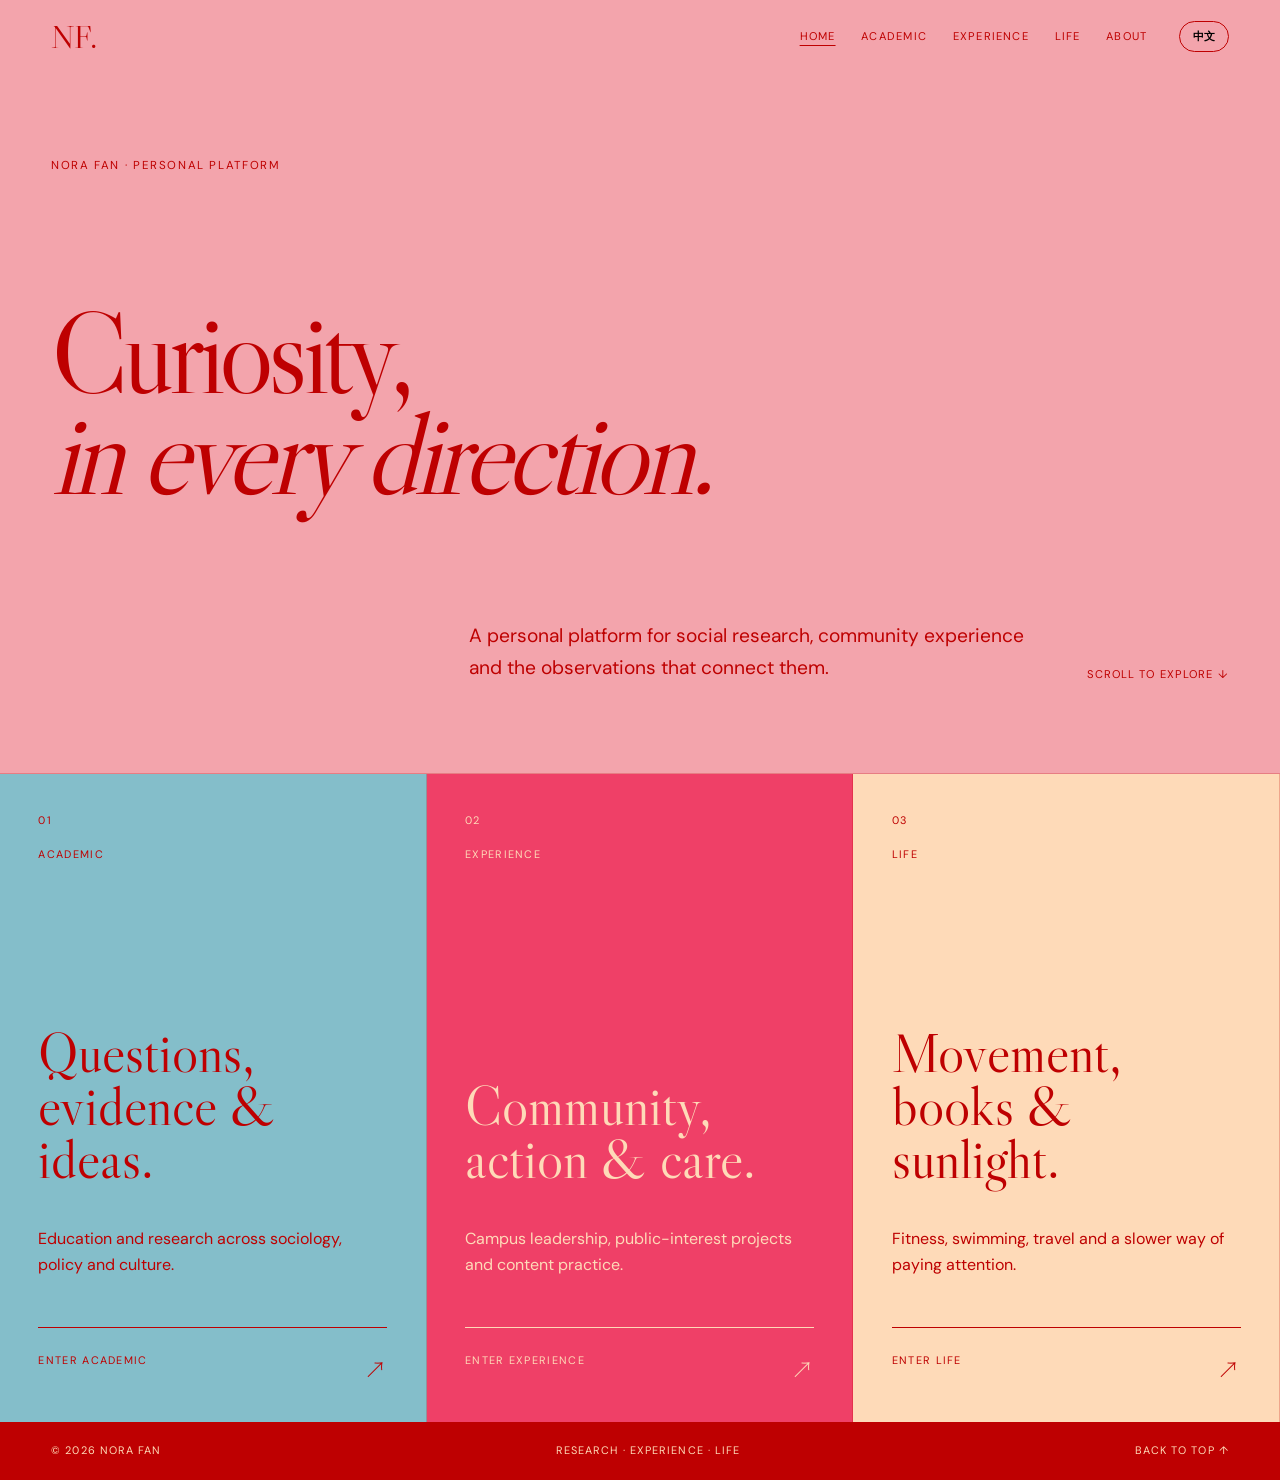
<file: index.html>
<!doctype html><html lang="en"><head><meta charset="UTF-8"><meta name="viewport" content="width=device-width,initial-scale=1"><meta name="description" content="Nora Fan — research, experience and life."><meta name="theme-color" content="#F3A4AC"><title>Nora Fan — Personal Platform</title><link rel="preconnect" href="https://fonts.googleapis.com"><link rel="preconnect" href="https://fonts.gstatic.com" crossorigin><link href="https://fonts.googleapis.com/css2?family=DM+Sans:wght@400;500;600&amp;family=Libre+Caslon+Display&amp;family=Noto+Serif+SC:wght@500;700&amp;display=swap" rel="stylesheet"><link rel="stylesheet" href="style.css?v=4"><script src="script.js?v=4" defer></script></head>
<body class="page-home"><a class="skip-link" href="#main">Skip to content</a>
<header class="site-header" data-header><a class="wordmark" href="index.html">NF<span>.</span></a><button class="menu-toggle" aria-expanded="false" aria-controls="site-nav"><span class="sr-only">Menu</span><span></span><span></span></button><nav id="site-nav" class="site-nav"><a href="index.html" aria-current="page"><span class="lang-en">Home</span><span class="lang-zh">首页</span></a><a href="academic.html"><span class="lang-en">Academic</span><span class="lang-zh">学术</span></a><a href="experience.html"><span class="lang-en">Experience</span><span class="lang-zh">经历</span></a><a href="life.html"><span class="lang-en">Life</span><span class="lang-zh">生活</span></a><a href="about.html"><span class="lang-en">About</span><span class="lang-zh">关于</span></a></nav><button class="language-toggle" type="button" data-language-toggle aria-label="Switch language"><span data-language-label>中文</span></button></header>
<main id="main"><section class="platform-hero" id="top"><p class="hero-kicker reveal">Nora Fan · Personal platform</p><h1 class="reveal"><span class="lang-en">Curiosity,<br><em>in every direction.</em></span><span class="lang-zh">好奇心，<br><em>通向每一个方向。</em></span></h1><div class="platform-intro reveal"><p><span class="lang-en">A personal platform for social research, community experience and the observations that connect them.</span><span class="lang-zh">一个关于社会研究、校园实践与日常观察的个人平台。</span></p><span><span class="lang-en">Scroll to explore ↓</span><span class="lang-zh">向下探索 ↓</span></span></div></section>
<section class="worlds"><a class="world-card world-academic reveal" href="academic.html"><span class="world-number">01</span><span class="world-label"><span class="lang-en">Academic</span><span class="lang-zh">学术</span></span><h2><span class="lang-en">Questions,<br>evidence &amp; ideas.</span><span class="lang-zh">问题、证据<br>与思想。</span></h2><p><span class="lang-en">Education and research across sociology, policy and culture.</span><span class="lang-zh">社会学、政策与文化领域的教育和研究。</span></p><span class="world-enter"><span class="lang-en">Enter Academic</span><span class="lang-zh">进入学术</span><b>↗</b></span></a><a class="world-card world-experience reveal" href="experience.html"><span class="world-number">02</span><span class="world-label"><span class="lang-en">Experience</span><span class="lang-zh">经历</span></span><h2><span class="lang-en">Community,<br>action &amp; care.</span><span class="lang-zh">社群、行动<br>与关怀。</span></h2><p><span class="lang-en">Campus leadership, public-interest projects and content practice.</span><span class="lang-zh">校园领导力、公益项目与内容实践。</span></p><span class="world-enter"><span class="lang-en">Enter Experience</span><span class="lang-zh">进入经历</span><b>↗</b></span></a><a class="world-card world-life reveal" href="life.html"><span class="world-number">03</span><span class="world-label"><span class="lang-en">Life</span><span class="lang-zh">生活</span></span><h2><span class="lang-en">Movement,<br>books &amp; sunlight.</span><span class="lang-zh">运动、阅读<br>与阳光。</span></h2><p><span class="lang-en">Fitness, swimming, travel and a slower way of paying attention.</span><span class="lang-zh">健身、游泳、旅行，以及认真感受生活。</span></p><span class="world-enter"><span class="lang-en">Enter Life</span><span class="lang-zh">进入生活</span><b>↗</b></span></a></section></main>
<footer class="site-footer"><span>© <span data-year></span> Nora Fan</span><span>Research · Experience · Life</span><a href="#top"><span class="lang-en">Back to top ↑</span><span class="lang-zh">返回顶部 ↑</span></a></footer></body></html>
</file>
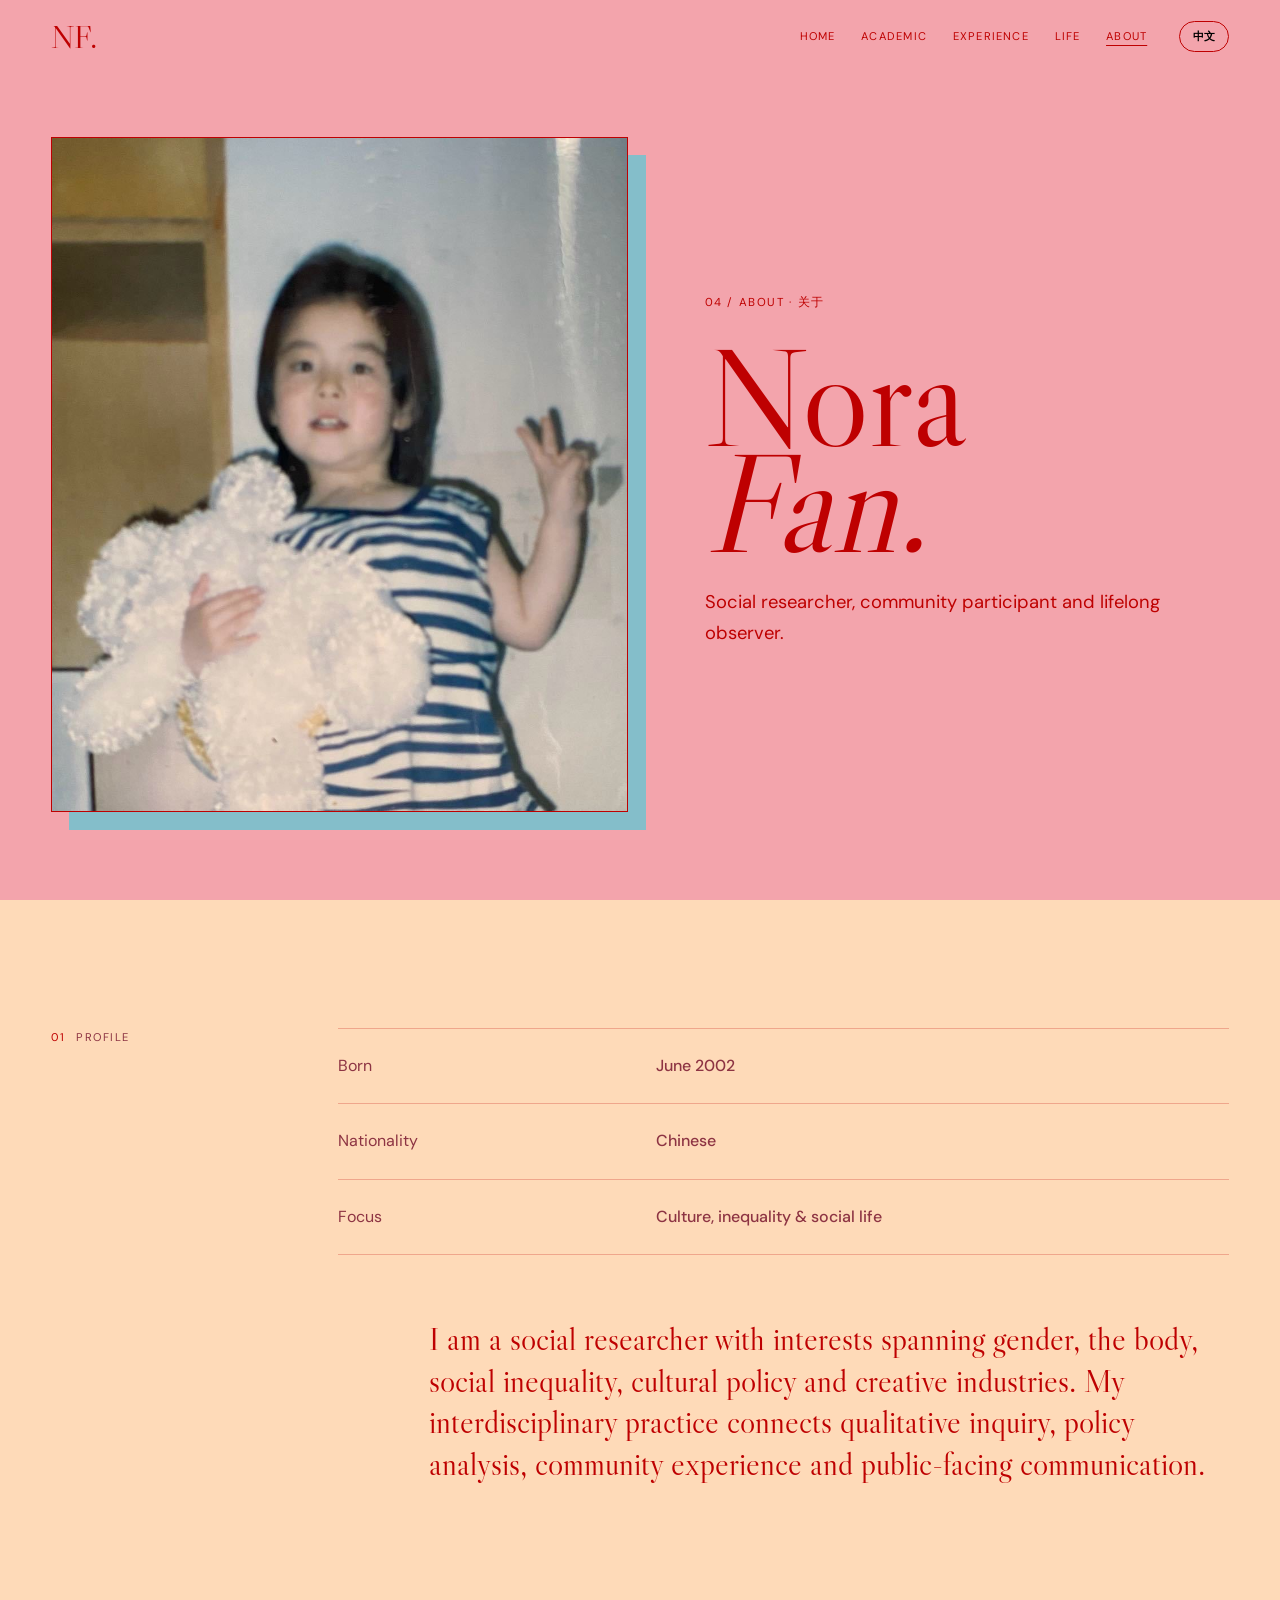
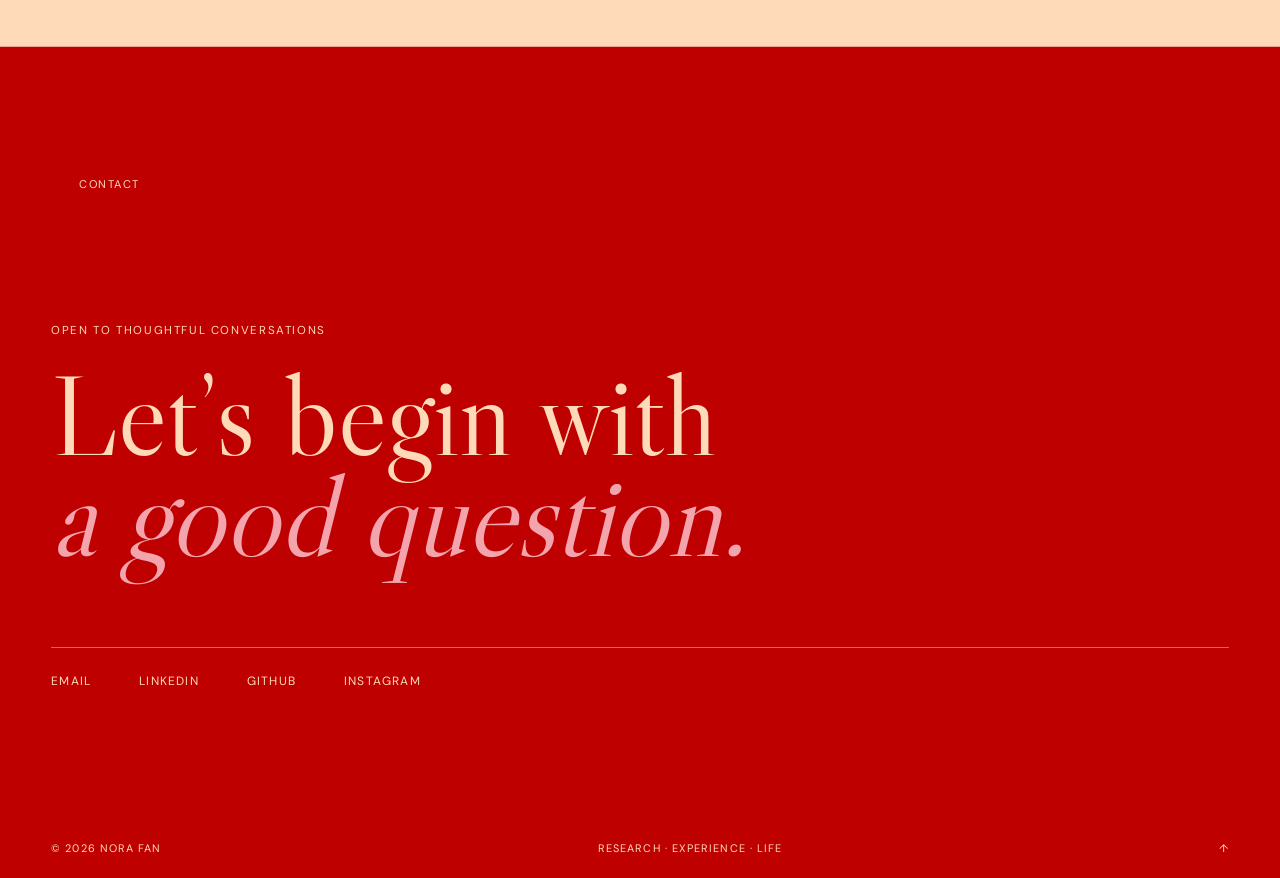
<file: about.html>
<!doctype html><html lang="en"><head><meta charset="UTF-8"><meta name="viewport" content="width=device-width,initial-scale=1"><meta name="description" content="About and contact Nora Fan."><meta name="theme-color" content="#F3A4AC"><title>About — Nora Fan</title><link rel="preconnect" href="https://fonts.googleapis.com"><link rel="preconnect" href="https://fonts.gstatic.com" crossorigin><link href="https://fonts.googleapis.com/css2?family=DM+Sans:wght@400;500;600&amp;family=Libre+Caslon+Display&amp;family=Noto+Serif+SC:wght@500;700&amp;display=swap" rel="stylesheet"><link rel="stylesheet" href="style.css?v=4"><script src="script.js?v=4" defer></script></head><body class="page-about"><a class="skip-link" href="#main">Skip</a>
<header class="site-header" data-header><a class="wordmark" href="index.html">NF<span>.</span></a><button class="menu-toggle" aria-expanded="false" aria-controls="site-nav"><span class="sr-only">Menu</span><span></span><span></span></button><nav id="site-nav" class="site-nav"><a href="index.html"><span class="lang-en">Home</span><span class="lang-zh">首页</span></a><a href="academic.html"><span class="lang-en">Academic</span><span class="lang-zh">学术</span></a><a href="experience.html"><span class="lang-en">Experience</span><span class="lang-zh">经历</span></a><a href="life.html"><span class="lang-en">Life</span><span class="lang-zh">生活</span></a><a href="about.html" aria-current="page"><span class="lang-en">About</span><span class="lang-zh">关于</span></a></nav><button class="language-toggle" data-language-toggle><span data-language-label>中文</span></button></header>
<main id="main"><section class="about-portrait" id="top"><div class="portrait-frame reveal"><img src="assets/nora-profile.jpg" alt="Childhood photograph of Nora Fan"></div><div class="portrait-copy reveal"><p class="hero-kicker">04 / About · 关于</p><h1>Nora<br><em>Fan.</em></h1><p><span class="lang-en">Social researcher, community participant and lifelong observer.</span><span class="lang-zh">社会研究者、社区参与者，也是始终保持观察的人。</span></p></div></section>
<section class="section bio-section"><div class="section-label reveal"><span>01</span><span class="lang-en">Profile</span><span class="lang-zh">个人信息</span></div><div class="section-content"><div class="facts"><div class="reveal"><span><span class="lang-en">Born</span><span class="lang-zh">出生年月</span></span><strong><span class="lang-en">June 2002</span><span class="lang-zh">2002年6月</span></strong></div><div class="reveal"><span><span class="lang-en">Nationality</span><span class="lang-zh">国籍</span></span><strong><span class="lang-en">Chinese</span><span class="lang-zh">中国</span></strong></div><div class="reveal"><span><span class="lang-en">Focus</span><span class="lang-zh">关注领域</span></span><strong><span class="lang-en">Culture, inequality &amp; social life</span><span class="lang-zh">文化、不平等与社会生活</span></strong></div></div><div class="bio-copy reveal"><p><span class="lang-en">I am a social researcher with interests spanning gender, the body, social inequality, cultural policy and creative industries. My interdisciplinary practice connects qualitative inquiry, policy analysis, community experience and public-facing communication.</span><span class="lang-zh">我是一名社会研究者，关注性别、身体、社会不平等、文化政策与创意产业。我的跨学科实践连接质性研究、政策分析、社区经验与公共传播。</span></p></div></div></section>
<section class="contact" id="contact"><div class="section-label reveal"><span>02</span><span class="lang-en">Contact</span><span class="lang-zh">联系我</span></div><div class="contact-main"><p class="eyebrow reveal"><span class="lang-en">Open to thoughtful conversations</span><span class="lang-zh">期待有思考的交流</span></p><h2 class="reveal"><span class="lang-en">Let’s begin with<br><em>a good question.</em></span><span class="lang-zh">让我们从<br><em>一个好问题开始。</em></span></h2><div class="contact-links reveal"><a href="mailto:noraffan11@gmail.com">Email</a><a href="https://www.linkedin.com/in/xuanchen-fan-882974358" target="_blank" rel="noopener">LinkedIn</a><a href="https://github.com/Nora-Xuanchen-Fan" target="_blank" rel="noopener">GitHub</a><a href="https://www.instagram.com/nora.fanfan/" target="_blank" rel="noopener">Instagram</a></div></div></section></main><footer class="site-footer"><span>© <span data-year></span> Nora Fan</span><span>Research · Experience · Life</span><a href="#top">↑</a></footer></body></html>
</file>
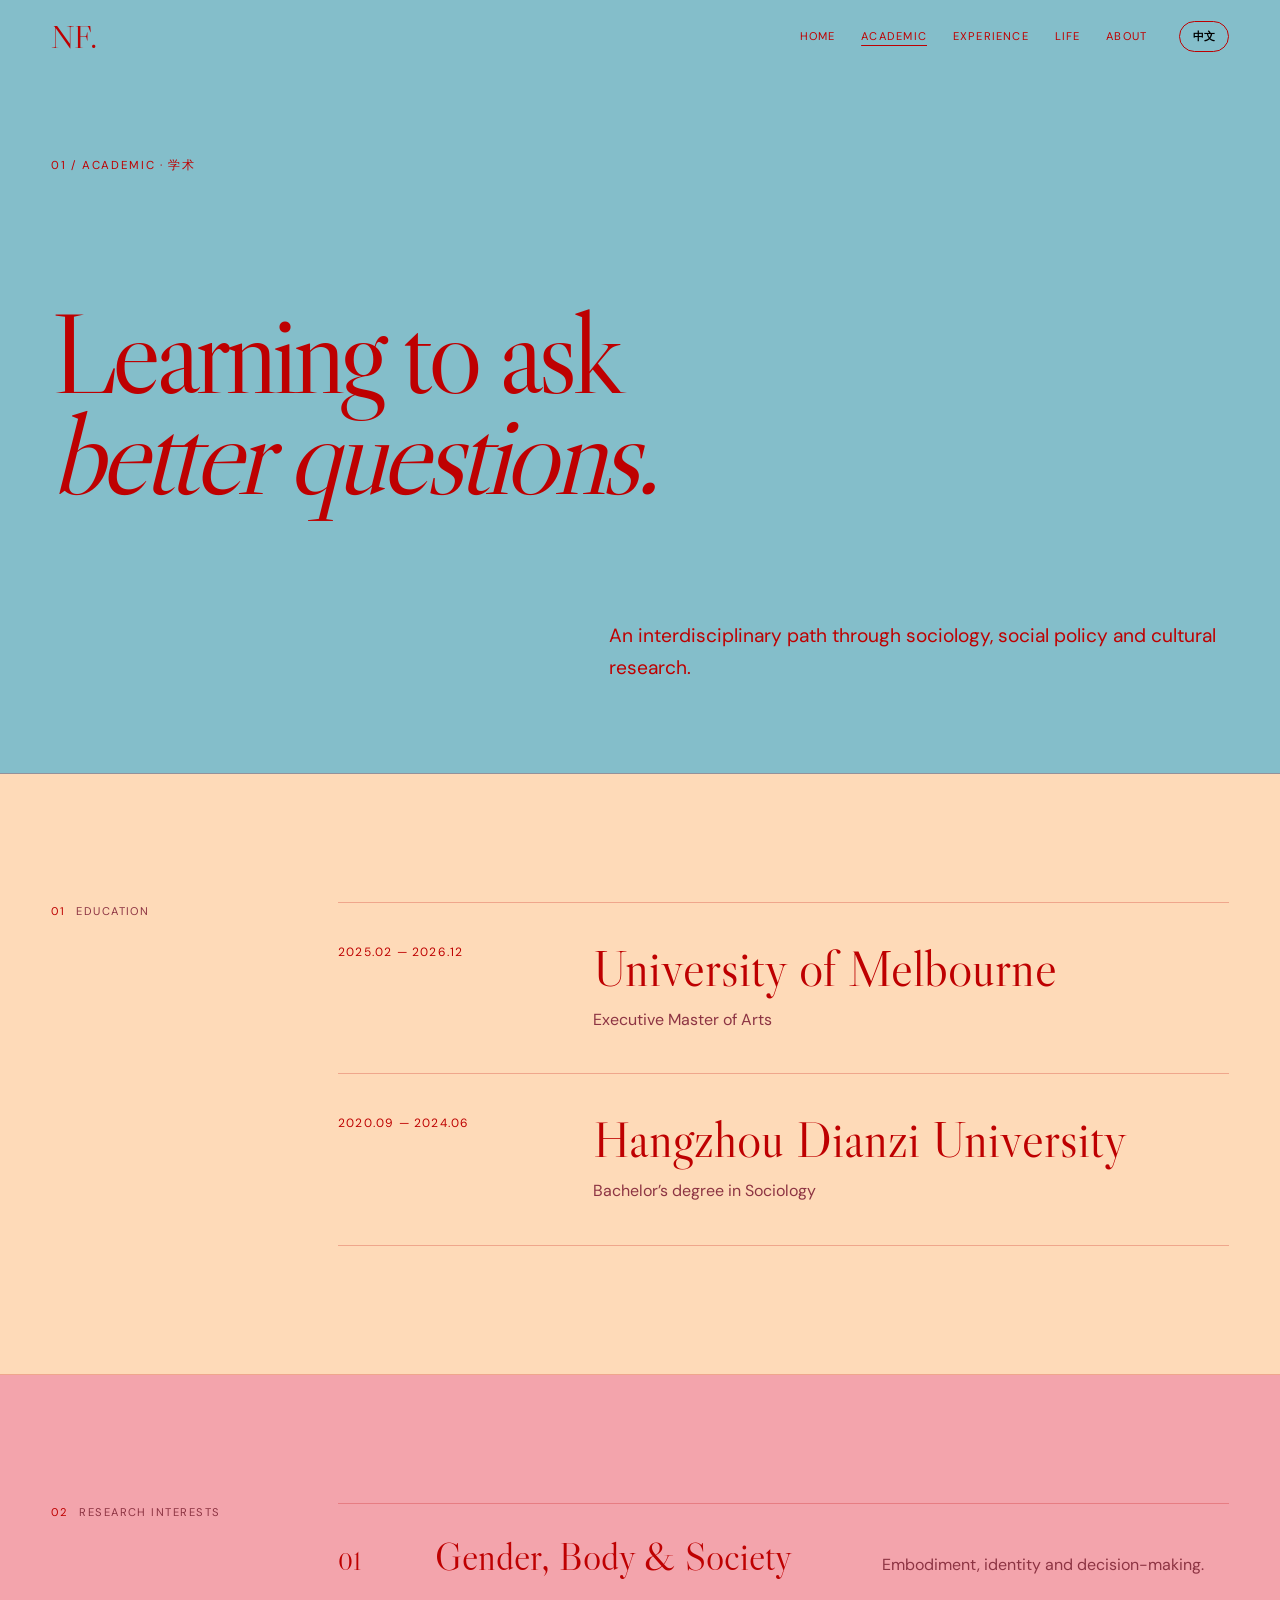
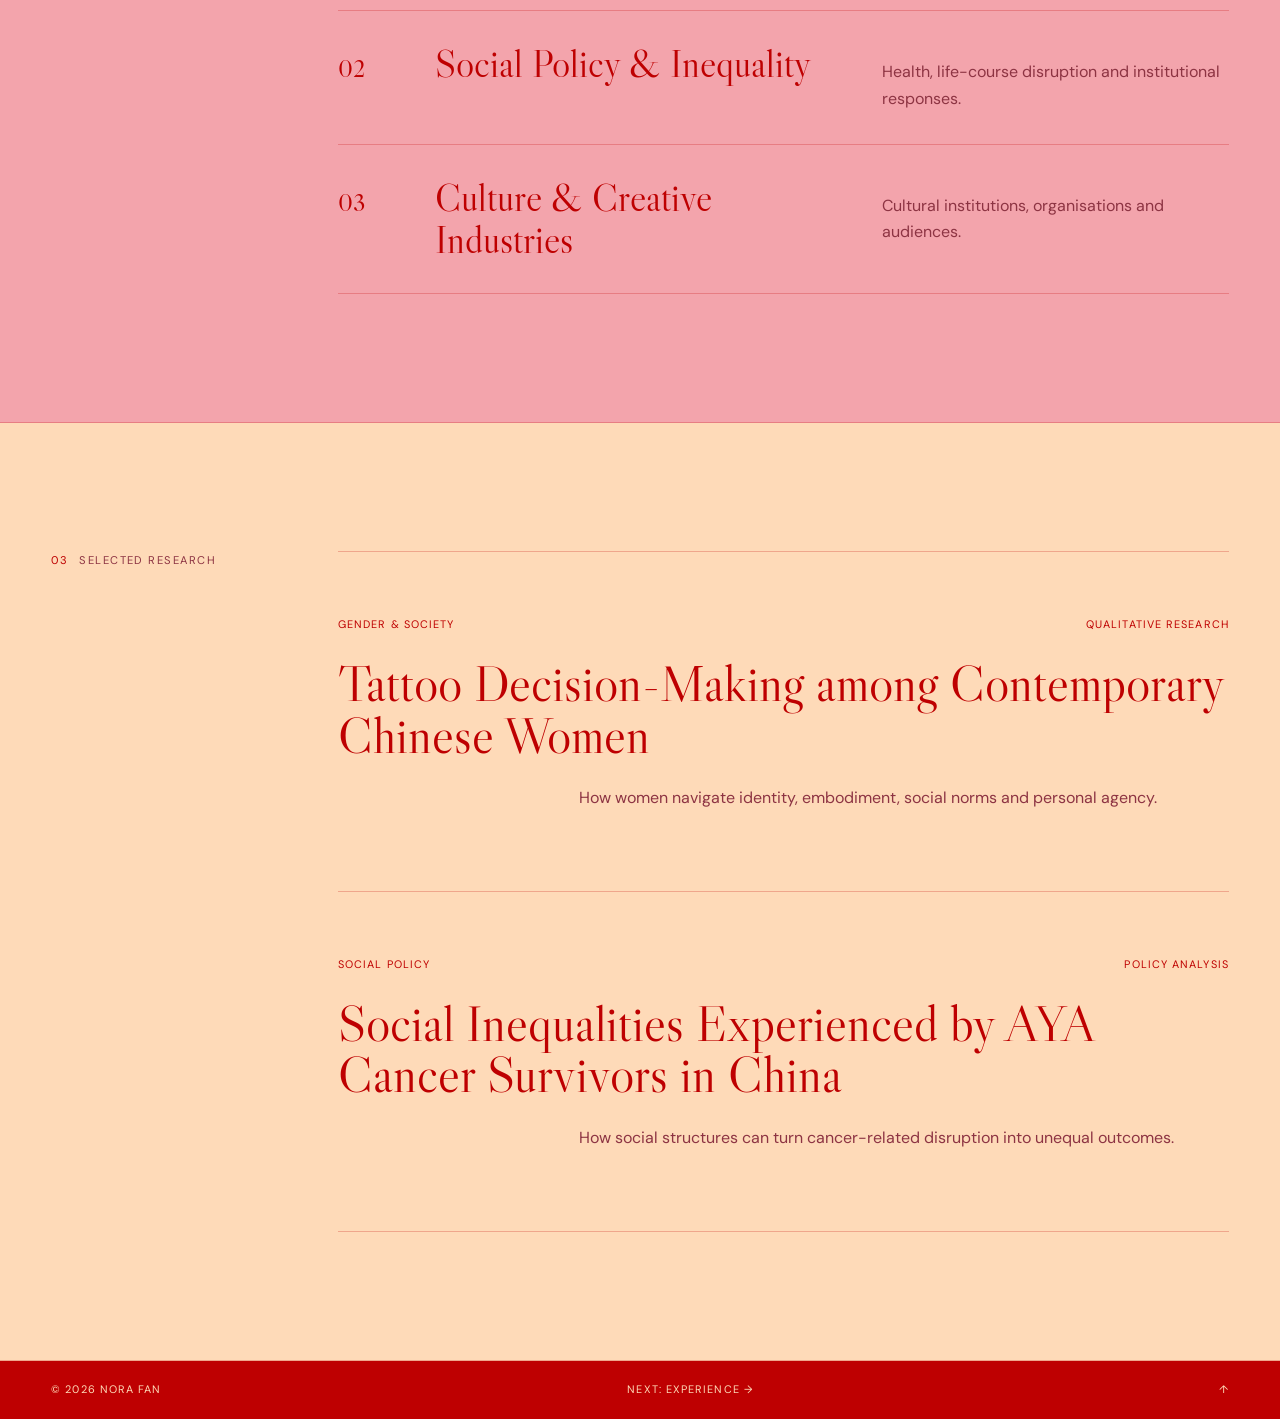
<file: academic.html>
<!doctype html><html lang="en"><head><meta charset="UTF-8"><meta name="viewport" content="width=device-width,initial-scale=1"><meta name="description" content="Education and research of Nora Fan."><meta name="theme-color" content="#84BECA"><title>Academic — Nora Fan</title><link rel="preconnect" href="https://fonts.googleapis.com"><link rel="preconnect" href="https://fonts.gstatic.com" crossorigin><link href="https://fonts.googleapis.com/css2?family=DM+Sans:wght@400;500;600&amp;family=Libre+Caslon+Display&amp;family=Noto+Serif+SC:wght@500;700&amp;display=swap" rel="stylesheet"><link rel="stylesheet" href="style.css?v=4"><script src="script.js?v=4" defer></script></head><body class="page-academic"><a class="skip-link" href="#main">Skip to content</a>
<header class="site-header" data-header><a class="wordmark" href="index.html">NF<span>.</span></a><button class="menu-toggle" aria-expanded="false" aria-controls="site-nav"><span class="sr-only">Menu</span><span></span><span></span></button><nav id="site-nav" class="site-nav"><a href="index.html"><span class="lang-en">Home</span><span class="lang-zh">首页</span></a><a href="academic.html" aria-current="page"><span class="lang-en">Academic</span><span class="lang-zh">学术</span></a><a href="experience.html"><span class="lang-en">Experience</span><span class="lang-zh">经历</span></a><a href="life.html"><span class="lang-en">Life</span><span class="lang-zh">生活</span></a><a href="about.html"><span class="lang-en">About</span><span class="lang-zh">关于</span></a></nav><button class="language-toggle" data-language-toggle><span data-language-label>中文</span></button></header>
<main id="main"><section class="page-hero" id="top"><p class="hero-kicker reveal">01 / Academic · 学术</p><h1 class="reveal"><span class="lang-en">Learning to ask<br><em>better questions.</em></span><span class="lang-zh">学习提出<br><em>更好的问题。</em></span></h1><p class="page-lede reveal"><span class="lang-en">An interdisciplinary path through sociology, social policy and cultural research.</span><span class="lang-zh">一条贯穿社会学、社会政策与文化研究的跨学科学习路径。</span></p></section>
<section class="section education-section"><div class="section-label reveal"><span>01</span><span class="lang-en">Education</span><span class="lang-zh">教育经历</span></div><div class="section-content"><div class="timeline"><article class="timeline-item reveal"><time>2025.02 — 2026.12</time><div><h2><span class="lang-en">University of Melbourne</span><span class="lang-zh">墨尔本大学</span></h2><p><span class="lang-en">Executive Master of Arts</span><span class="lang-zh">执行文学硕士</span></p></div></article><article class="timeline-item reveal"><time>2020.09 — 2024.06</time><div><h2><span class="lang-en">Hangzhou Dianzi University</span><span class="lang-zh">杭州电子科技大学</span></h2><p><span class="lang-en">Bachelor’s degree in Sociology</span><span class="lang-zh">社会学学士</span></p></div></article></div></div></section>
<section class="section interests"><div class="section-label reveal"><span>02</span><span class="lang-en">Research interests</span><span class="lang-zh">研究方向</span></div><div class="section-content"><ol class="interest-list"><li class="reveal"><span class="item-number">01</span><h3><span class="lang-en">Gender, Body &amp; Society</span><span class="lang-zh">性别、身体与社会</span></h3><p><span class="lang-en">Embodiment, identity and decision-making.</span><span class="lang-zh">身体实践、身份认同与决策过程。</span></p></li><li class="reveal"><span class="item-number">02</span><h3><span class="lang-en">Social Policy &amp; Inequality</span><span class="lang-zh">社会政策与不平等</span></h3><p><span class="lang-en">Health, life-course disruption and institutional responses.</span><span class="lang-zh">健康、生命历程中断与制度回应。</span></p></li><li class="reveal"><span class="item-number">03</span><h3><span class="lang-en">Culture &amp; Creative Industries</span><span class="lang-zh">文化与创意产业</span></h3><p><span class="lang-en">Cultural institutions, organisations and audiences.</span><span class="lang-zh">文化机构、组织与受众。</span></p></li></ol></div></section>
<section class="section"><div class="section-label reveal"><span>03</span><span class="lang-en">Selected research</span><span class="lang-zh">研究项目</span></div><div class="section-content research-list"><article class="research-card reveal"><div class="research-meta"><span>Gender &amp; Society</span><span>Qualitative Research</span></div><h3><span class="lang-en">Tattoo Decision-Making among Contemporary Chinese Women</span><span class="lang-zh">当代中国女性的纹身决策过程</span></h3><p><span class="lang-en">How women navigate identity, embodiment, social norms and personal agency.</span><span class="lang-zh">探讨女性如何在身份、身体、社会规范与个人能动性之间作出选择。</span></p></article><article class="research-card reveal"><div class="research-meta"><span>Social Policy</span><span>Policy Analysis</span></div><h3><span class="lang-en">Social Inequalities Experienced by AYA Cancer Survivors in China</span><span class="lang-zh">中国青少年及青年癌症幸存者面临的社会不平等</span></h3><p><span class="lang-en">How social structures can turn cancer-related disruption into unequal outcomes.</span><span class="lang-zh">分析社会结构如何将癌症带来的生命历程中断转化为不平等结果。</span></p></article></div></section></main><footer class="site-footer"><span>© <span data-year></span> Nora Fan</span><a href="experience.html"><span class="lang-en">Next: Experience →</span><span class="lang-zh">下一页：经历 →</span></a><a href="#top">↑</a></footer></body></html>
</file>
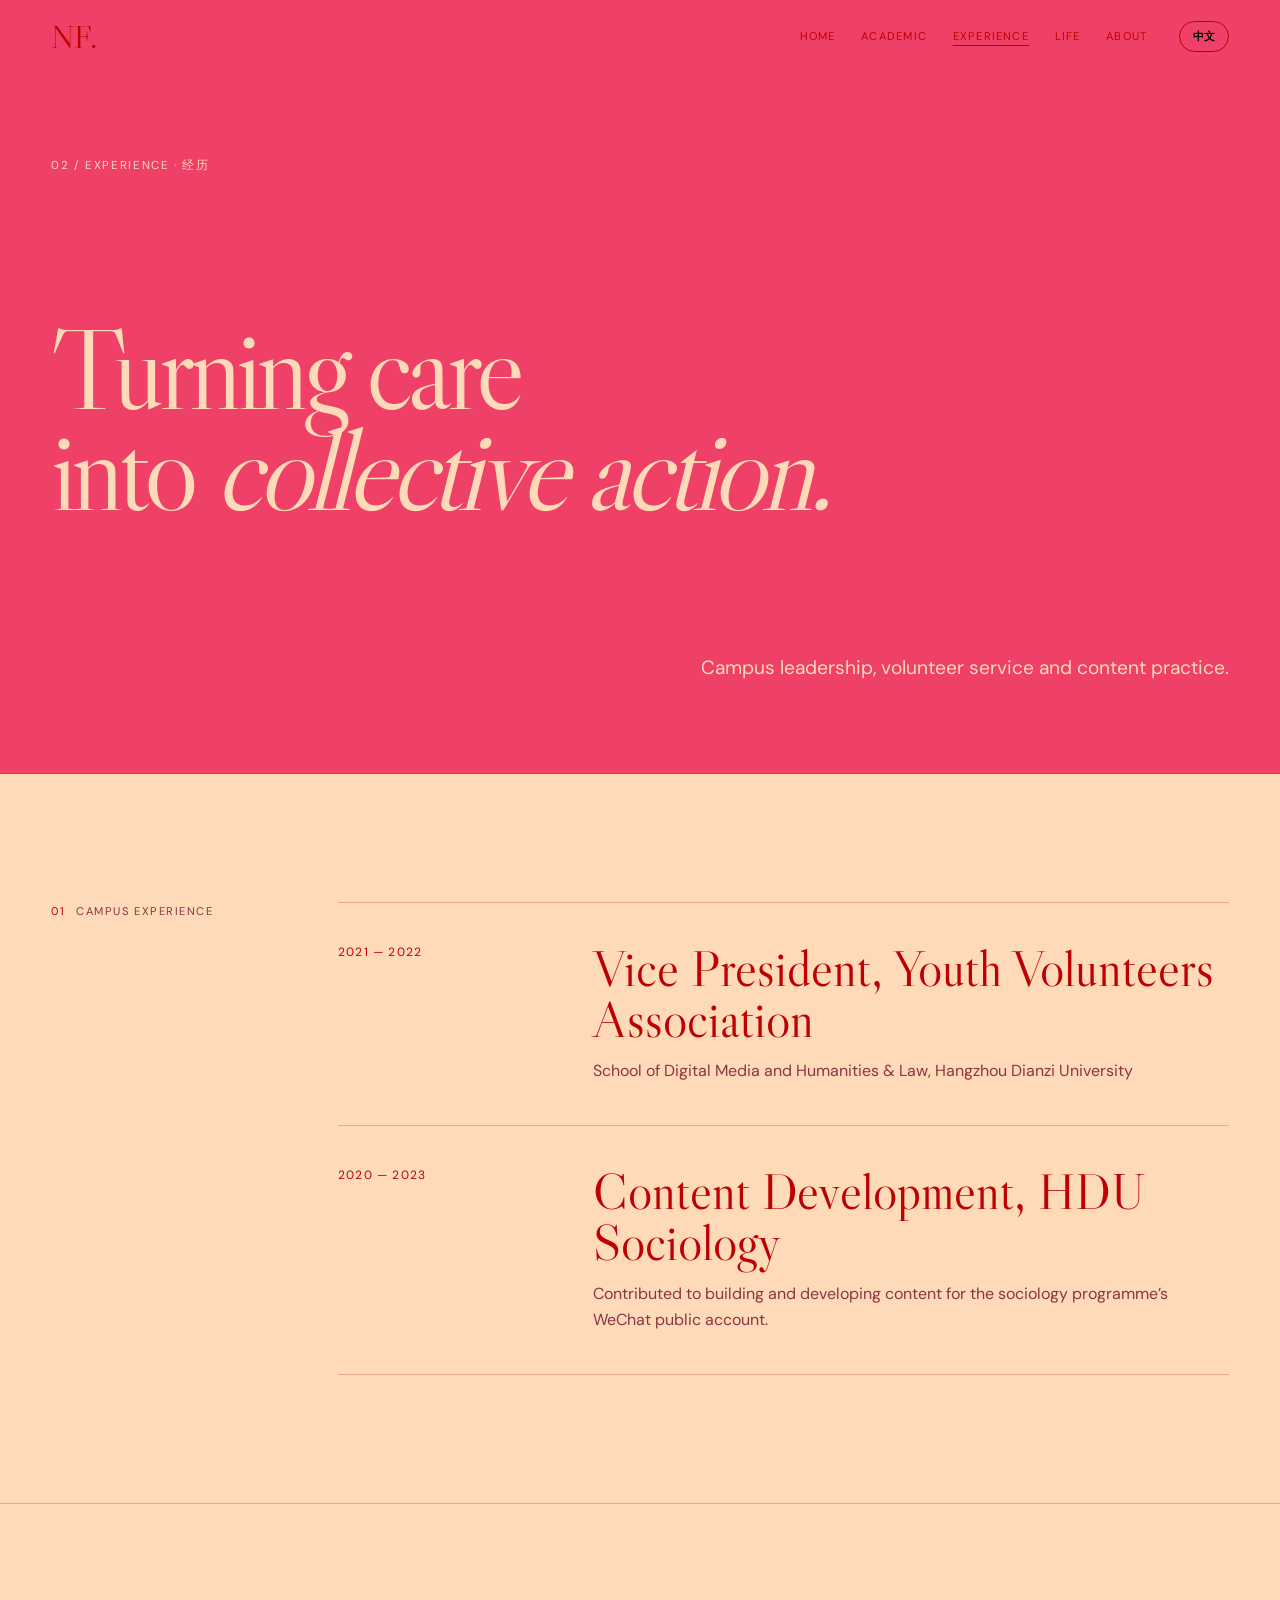
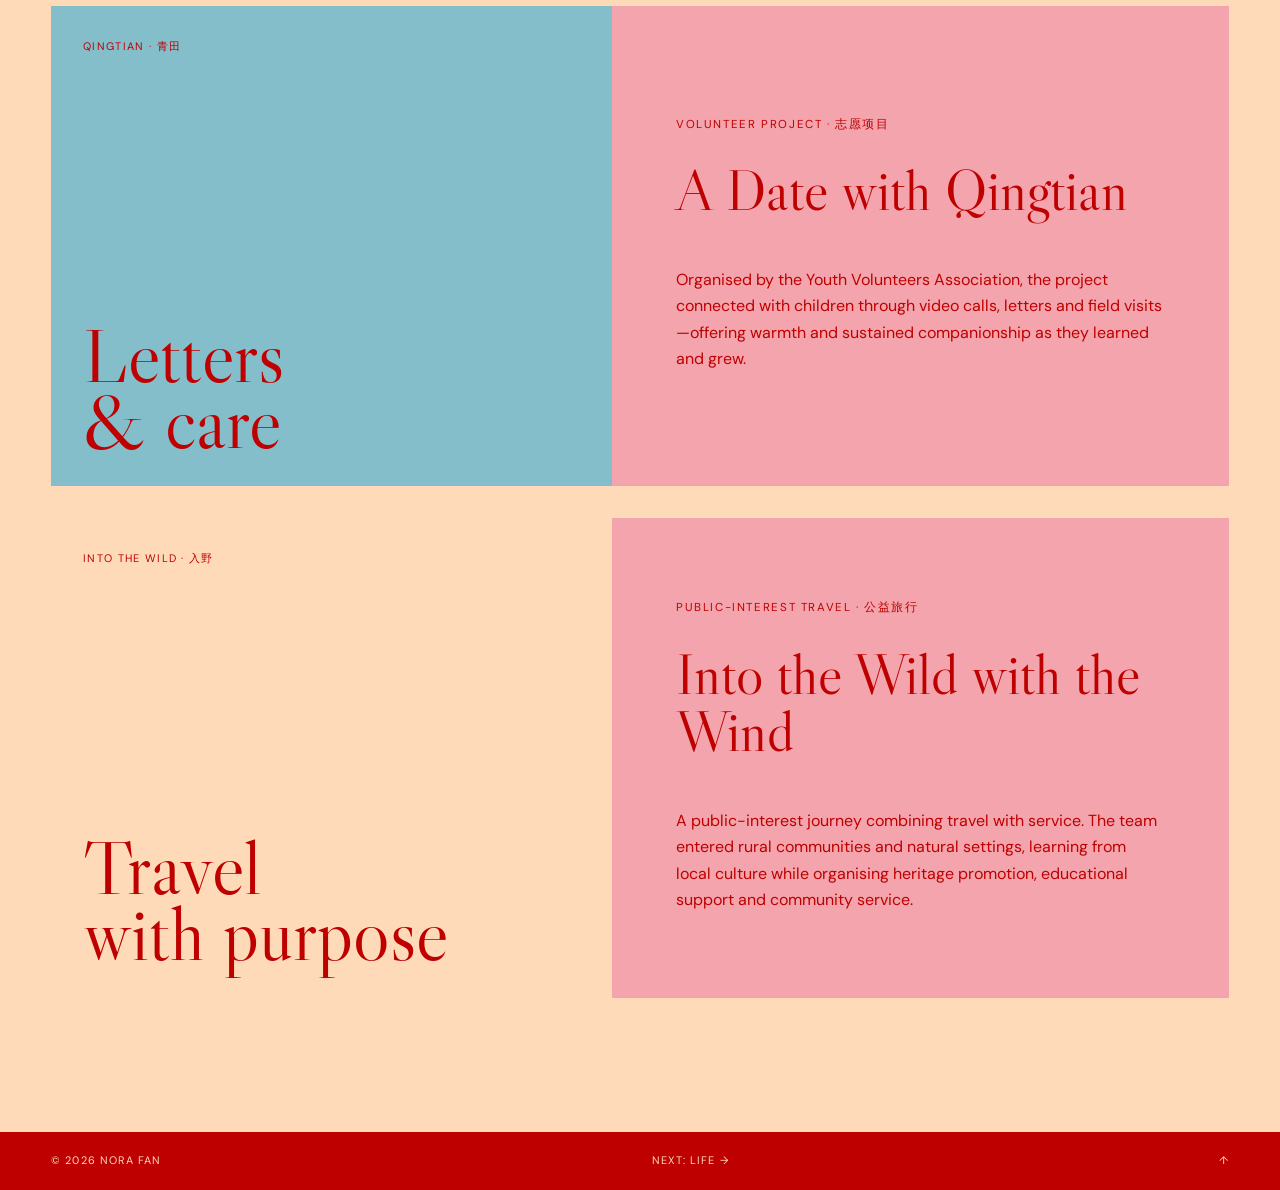
<file: experience.html>
<!doctype html><html lang="en"><head><meta charset="UTF-8"><meta name="viewport" content="width=device-width,initial-scale=1"><meta name="description" content="Campus and project experience of Nora Fan."><meta name="theme-color" content="#EF4067"><title>Experience — Nora Fan</title><link rel="preconnect" href="https://fonts.googleapis.com"><link rel="preconnect" href="https://fonts.gstatic.com" crossorigin><link href="https://fonts.googleapis.com/css2?family=DM+Sans:wght@400;500;600&amp;family=Libre+Caslon+Display&amp;family=Noto+Serif+SC:wght@500;700&amp;display=swap" rel="stylesheet"><link rel="stylesheet" href="style.css?v=4"><script src="script.js?v=4" defer></script></head><body class="page-experience"><a class="skip-link" href="#main">Skip</a>
<header class="site-header" data-header><a class="wordmark" href="index.html">NF<span>.</span></a><button class="menu-toggle" aria-expanded="false" aria-controls="site-nav"><span class="sr-only">Menu</span><span></span><span></span></button><nav id="site-nav" class="site-nav"><a href="index.html"><span class="lang-en">Home</span><span class="lang-zh">首页</span></a><a href="academic.html"><span class="lang-en">Academic</span><span class="lang-zh">学术</span></a><a href="experience.html" aria-current="page"><span class="lang-en">Experience</span><span class="lang-zh">经历</span></a><a href="life.html"><span class="lang-en">Life</span><span class="lang-zh">生活</span></a><a href="about.html"><span class="lang-en">About</span><span class="lang-zh">关于</span></a></nav><button class="language-toggle" data-language-toggle><span data-language-label>中文</span></button></header>
<main id="main"><section class="page-hero experience-hero" id="top"><p class="hero-kicker reveal">02 / Experience · 经历</p><h1 class="reveal"><span class="lang-en">Turning care<br>into <em>collective action.</em></span><span class="lang-zh">让关怀成为<br><em>共同的行动。</em></span></h1><p class="page-lede reveal"><span class="lang-en">Campus leadership, volunteer service and content practice.</span><span class="lang-zh">校园领导力、志愿服务与内容实践。</span></p></section>
<section class="section"><div class="section-label reveal"><span>01</span><span class="lang-en">Campus experience</span><span class="lang-zh">校园经历</span></div><div class="section-content"><div class="timeline"><article class="timeline-item reveal"><time>2021 — 2022</time><div><h2><span class="lang-en">Vice President, Youth Volunteers Association</span><span class="lang-zh">青年志愿者协会副会长</span></h2><p><span class="lang-en">School of Digital Media and Humanities &amp; Law, Hangzhou Dianzi University</span><span class="lang-zh">杭州电子科技大学数字媒体与文法学院</span></p></div></article><article class="timeline-item reveal"><time>2020 — 2023</time><div><h2><span class="lang-en">Content Development, HDU Sociology</span><span class="lang-zh">“杭电社会学”公众号内容建设</span></h2><p><span class="lang-en">Contributed to building and developing content for the sociology programme’s WeChat public account.</span><span class="lang-zh">参与社会学专业微信公众号的内容体系搭建与持续建设。</span></p></div></article></div></div></section>
<section class="project-stories"><article class="story-card story-blue reveal"><div class="story-visual"><span>QINGTIAN · 青田</span><strong>Letters<br>&amp; care</strong></div><div class="story-copy"><p class="eyebrow">Volunteer project · 志愿项目</p><h2><span class="lang-en">A Date with Qingtian</span><span class="lang-zh">我和青田有个约</span></h2><p><span class="lang-en">Organised by the Youth Volunteers Association, the project connected with children through video calls, letters and field visits—offering warmth and sustained companionship as they learned and grew.</span><span class="lang-zh">活动由数字媒体与文法学院青年志愿者协会承办，通过视频通话、书信往来与实地考察等志愿活动，为孩子们送去温暖，让爱陪伴他们成长成才。</span></p></div></article><article class="story-card story-peach reveal"><div class="story-visual"><span>INTO THE WILD · 入野</span><strong>Travel<br>with purpose</strong></div><div class="story-copy"><p class="eyebrow">Public-interest travel · 公益旅行</p><h2><span class="lang-en">Into the Wild with the Wind</span><span class="lang-zh">随风入野</span></h2><p><span class="lang-en">A public-interest journey combining travel with service. The team entered rural communities and natural settings, learning from local culture while organising heritage promotion, educational support and community service.</span><span class="lang-zh">一场将旅行与公益结合的行动：走进乡村与自然，在领略风土人情的同时，开展非遗宣传、支教助学和社区服务。</span></p></div></article></section></main><footer class="site-footer"><span>© <span data-year></span> Nora Fan</span><a href="life.html"><span class="lang-en">Next: Life →</span><span class="lang-zh">下一页：生活 →</span></a><a href="#top">↑</a></footer></body></html>
</file>
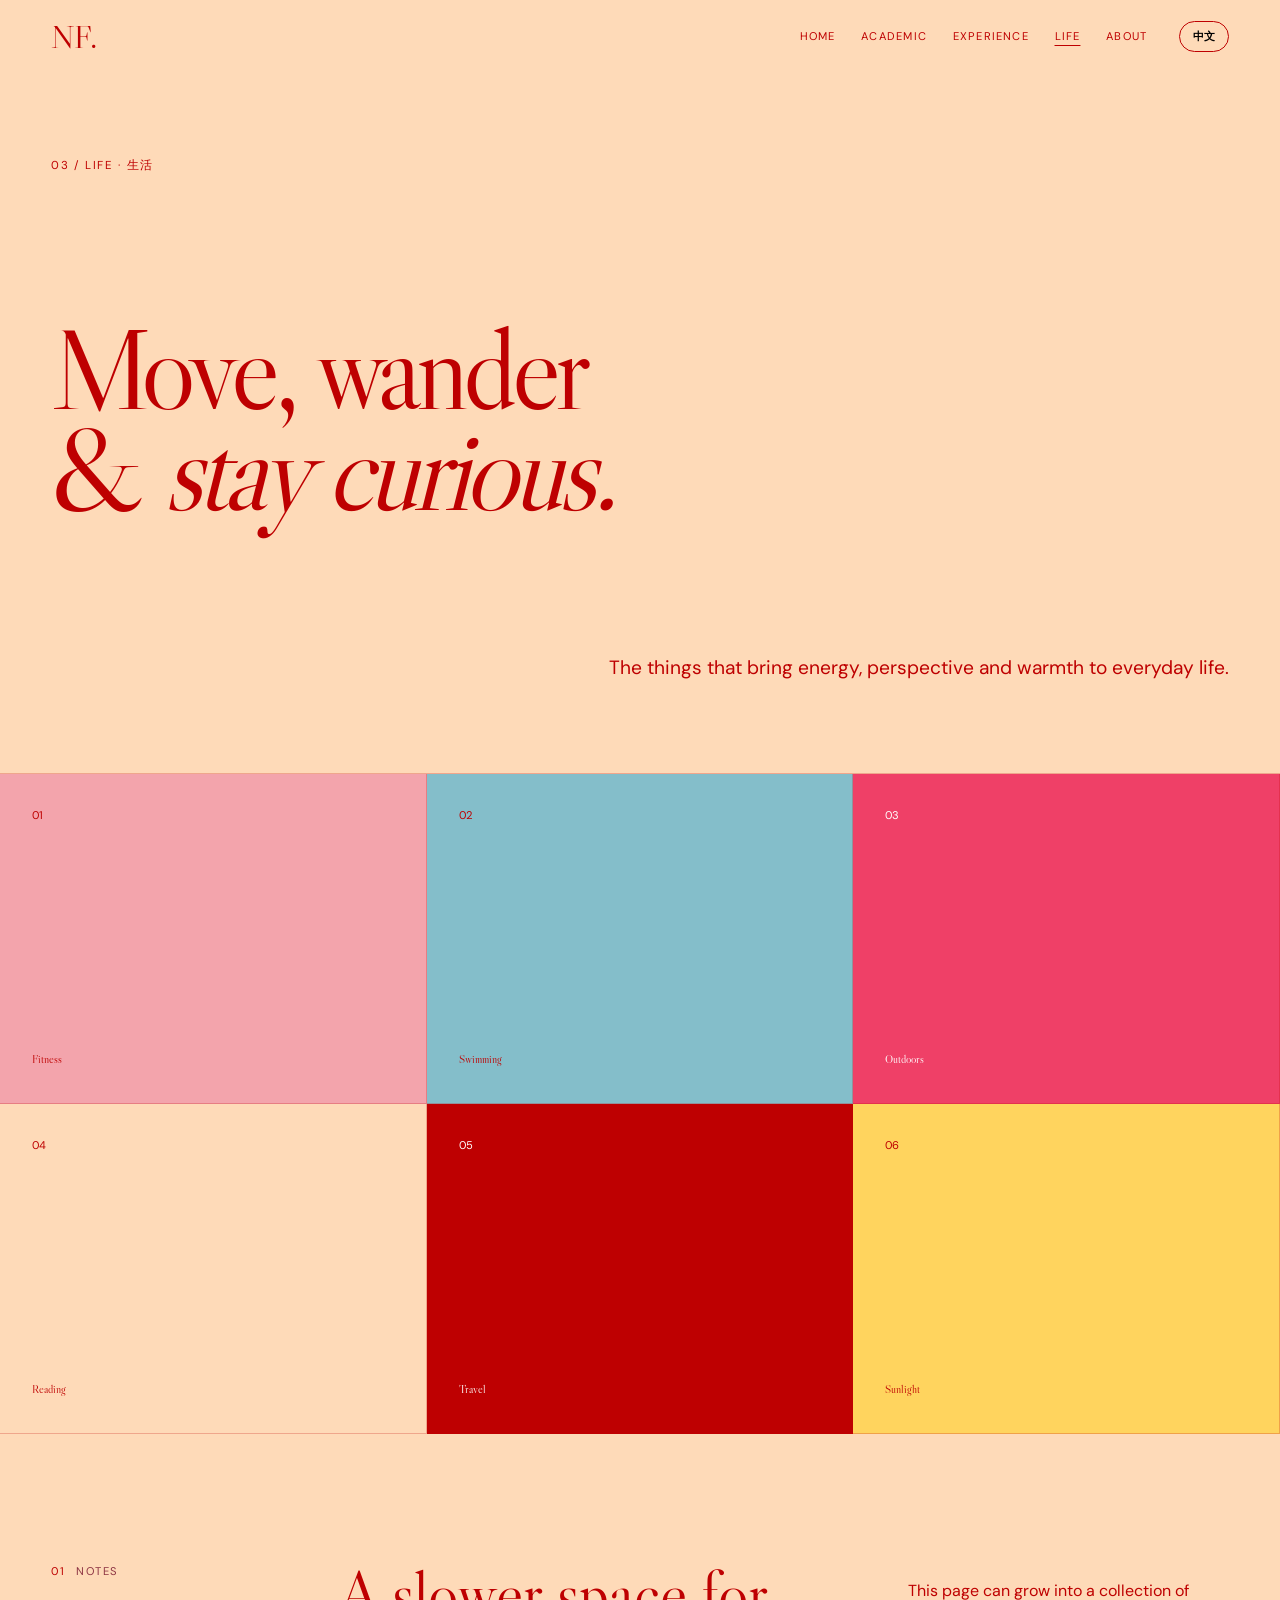
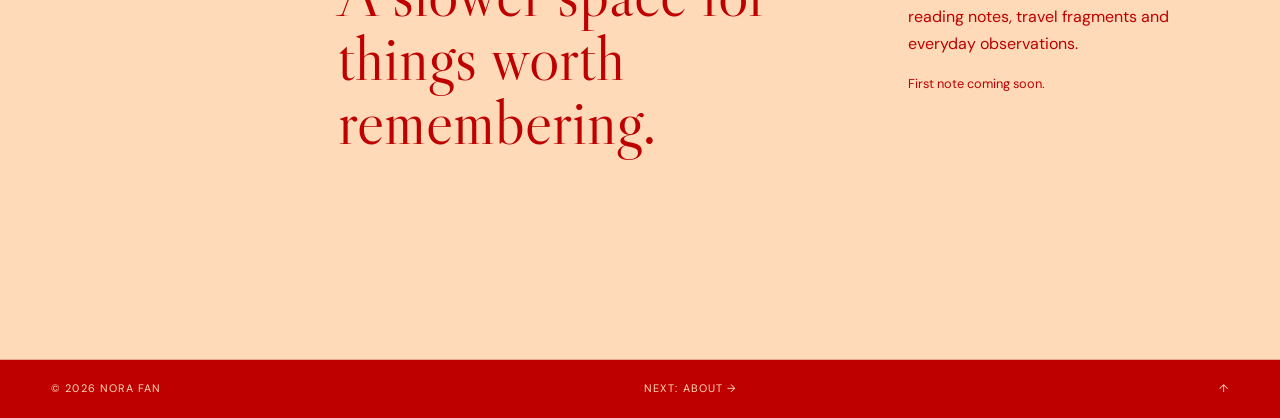
<file: life.html>
<!doctype html><html lang="en"><head><meta charset="UTF-8"><meta name="viewport" content="width=device-width,initial-scale=1"><meta name="description" content="Life and interests of Nora Fan."><meta name="theme-color" content="#FEDAB8"><title>Life — Nora Fan</title><link rel="preconnect" href="https://fonts.googleapis.com"><link rel="preconnect" href="https://fonts.gstatic.com" crossorigin><link href="https://fonts.googleapis.com/css2?family=DM+Sans:wght@400;500;600&amp;family=Libre+Caslon+Display&amp;family=Noto+Serif+SC:wght@500;700&amp;display=swap" rel="stylesheet"><link rel="stylesheet" href="style.css?v=4"><script src="script.js?v=4" defer></script></head><body class="page-life"><a class="skip-link" href="#main">Skip</a>
<header class="site-header" data-header><a class="wordmark" href="index.html">NF<span>.</span></a><button class="menu-toggle" aria-expanded="false" aria-controls="site-nav"><span class="sr-only">Menu</span><span></span><span></span></button><nav id="site-nav" class="site-nav"><a href="index.html"><span class="lang-en">Home</span><span class="lang-zh">首页</span></a><a href="academic.html"><span class="lang-en">Academic</span><span class="lang-zh">学术</span></a><a href="experience.html"><span class="lang-en">Experience</span><span class="lang-zh">经历</span></a><a href="life.html" aria-current="page"><span class="lang-en">Life</span><span class="lang-zh">生活</span></a><a href="about.html"><span class="lang-en">About</span><span class="lang-zh">关于</span></a></nav><button class="language-toggle" data-language-toggle><span data-language-label>中文</span></button></header>
<main id="main"><section class="page-hero life-hero" id="top"><p class="hero-kicker reveal">03 / Life · 生活</p><h1 class="reveal"><span class="lang-en">Move, wander<br>&amp; <em>stay curious.</em></span><span class="lang-zh">去运动、去远方，<br><em>也保持好奇。</em></span></h1><p class="page-lede reveal"><span class="lang-en">The things that bring energy, perspective and warmth to everyday life.</span><span class="lang-zh">那些为日常生活带来能量、视角与温度的事。</span></p></section>
<section class="interest-wall"><article class="hobby hobby-pink reveal"><span>01</span><h2><span class="lang-en">Fitness</span><span class="lang-zh">健身</span></h2></article><article class="hobby hobby-blue reveal"><span>02</span><h2><span class="lang-en">Swimming</span><span class="lang-zh">游泳</span></h2></article><article class="hobby hobby-red reveal"><span>03</span><h2><span class="lang-en">Outdoors</span><span class="lang-zh">户外运动</span></h2></article><article class="hobby hobby-peach reveal"><span>04</span><h2><span class="lang-en">Reading</span><span class="lang-zh">看书</span></h2></article><article class="hobby hobby-deep reveal"><span>05</span><h2><span class="lang-en">Travel</span><span class="lang-zh">旅行</span></h2></article><article class="hobby hobby-sun reveal"><span>06</span><h2><span class="lang-en">Sunlight</span><span class="lang-zh">晒太阳</span></h2></article></section>
<section class="section"><div class="section-label reveal"><span>01</span><span class="lang-en">Notes</span><span class="lang-zh">随笔</span></div><div class="section-content about-grid"><h2 class="display-title reveal"><span class="lang-en">A slower space for things worth remembering.</span><span class="lang-zh">为值得记住的事，留一处缓慢的空间。</span></h2><div class="body-copy reveal"><p><span class="lang-en">This page can grow into a collection of reading notes, travel fragments and everyday observations.</span><span class="lang-zh">这里将逐渐成为阅读笔记、旅行片段与日常观察的收藏夹。</span></p><p class="content-note"><span class="lang-en">First note coming soon.</span><span class="lang-zh">第一篇随笔即将发布。</span></p></div></div></section></main><footer class="site-footer"><span>© <span data-year></span> Nora Fan</span><a href="about.html"><span class="lang-en">Next: About →</span><span class="lang-zh">下一页：关于 →</span></a><a href="#top">↑</a></footer></body></html>
</file>
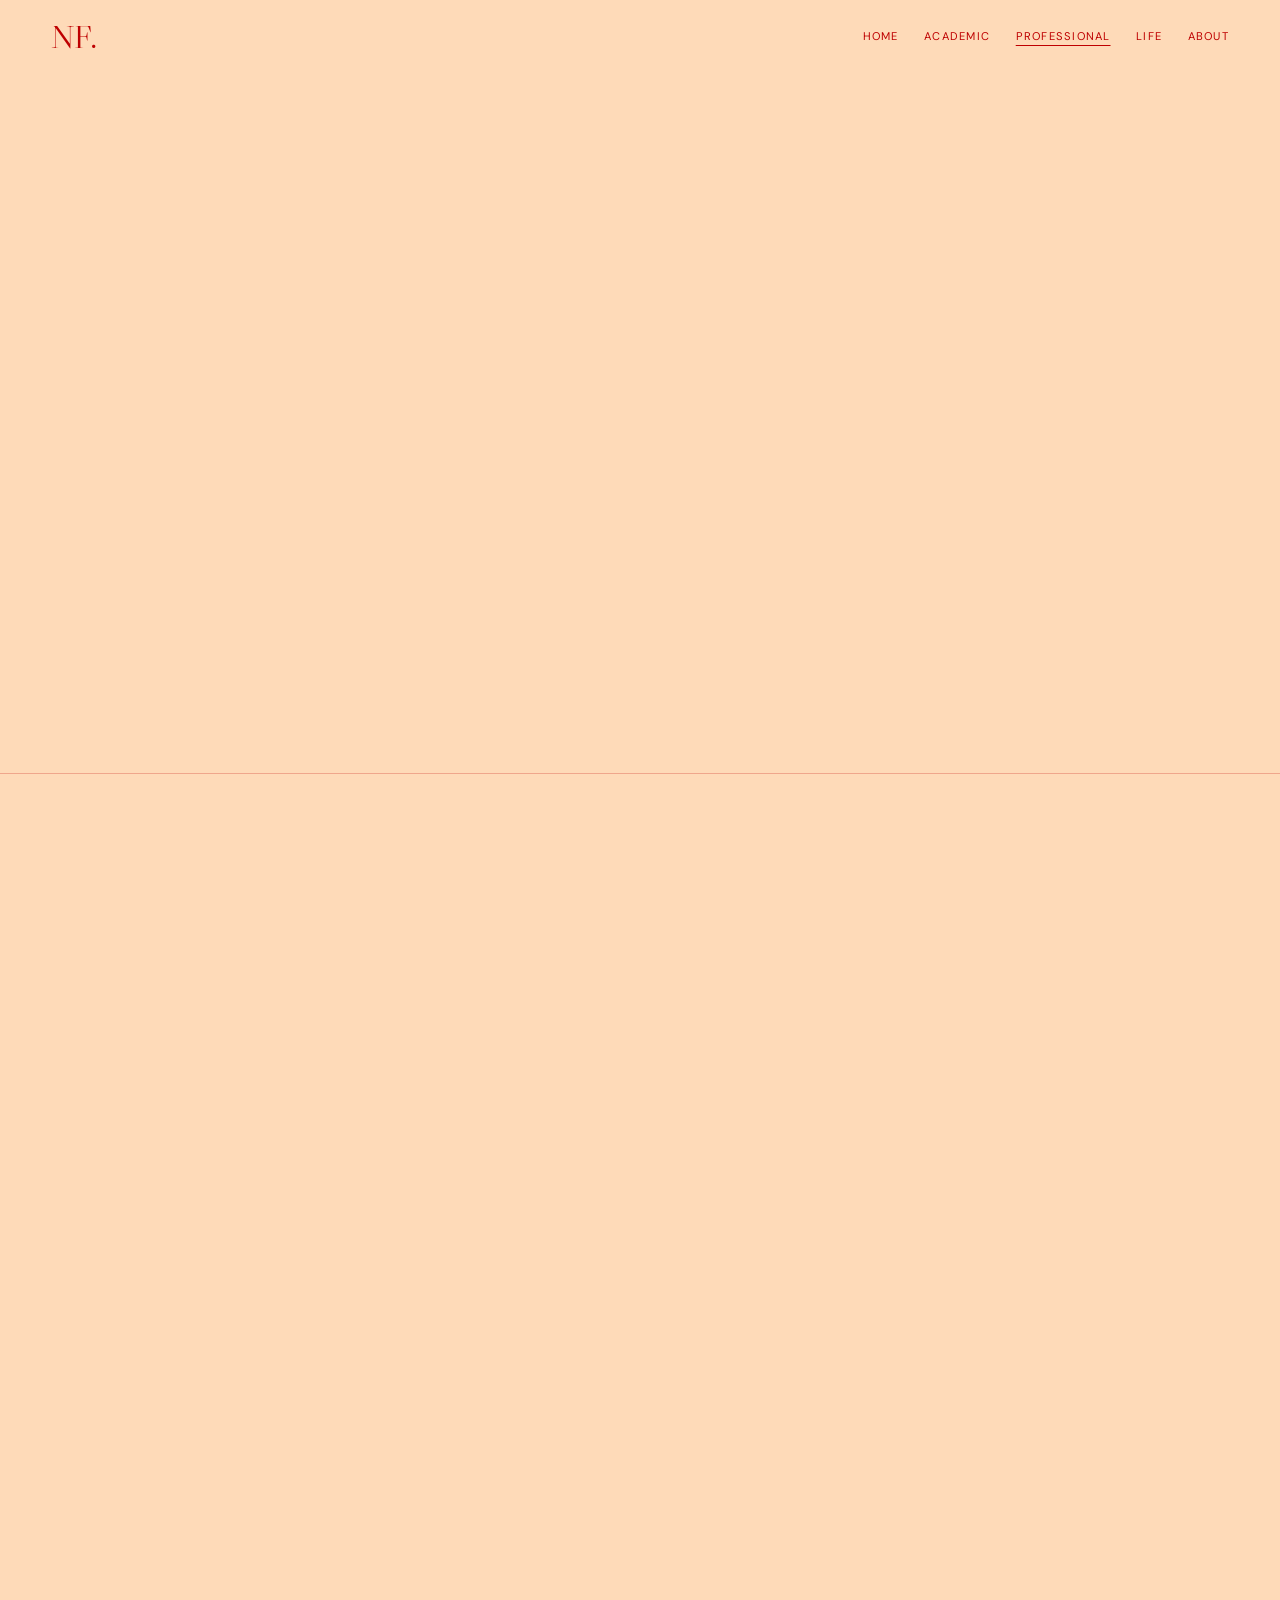
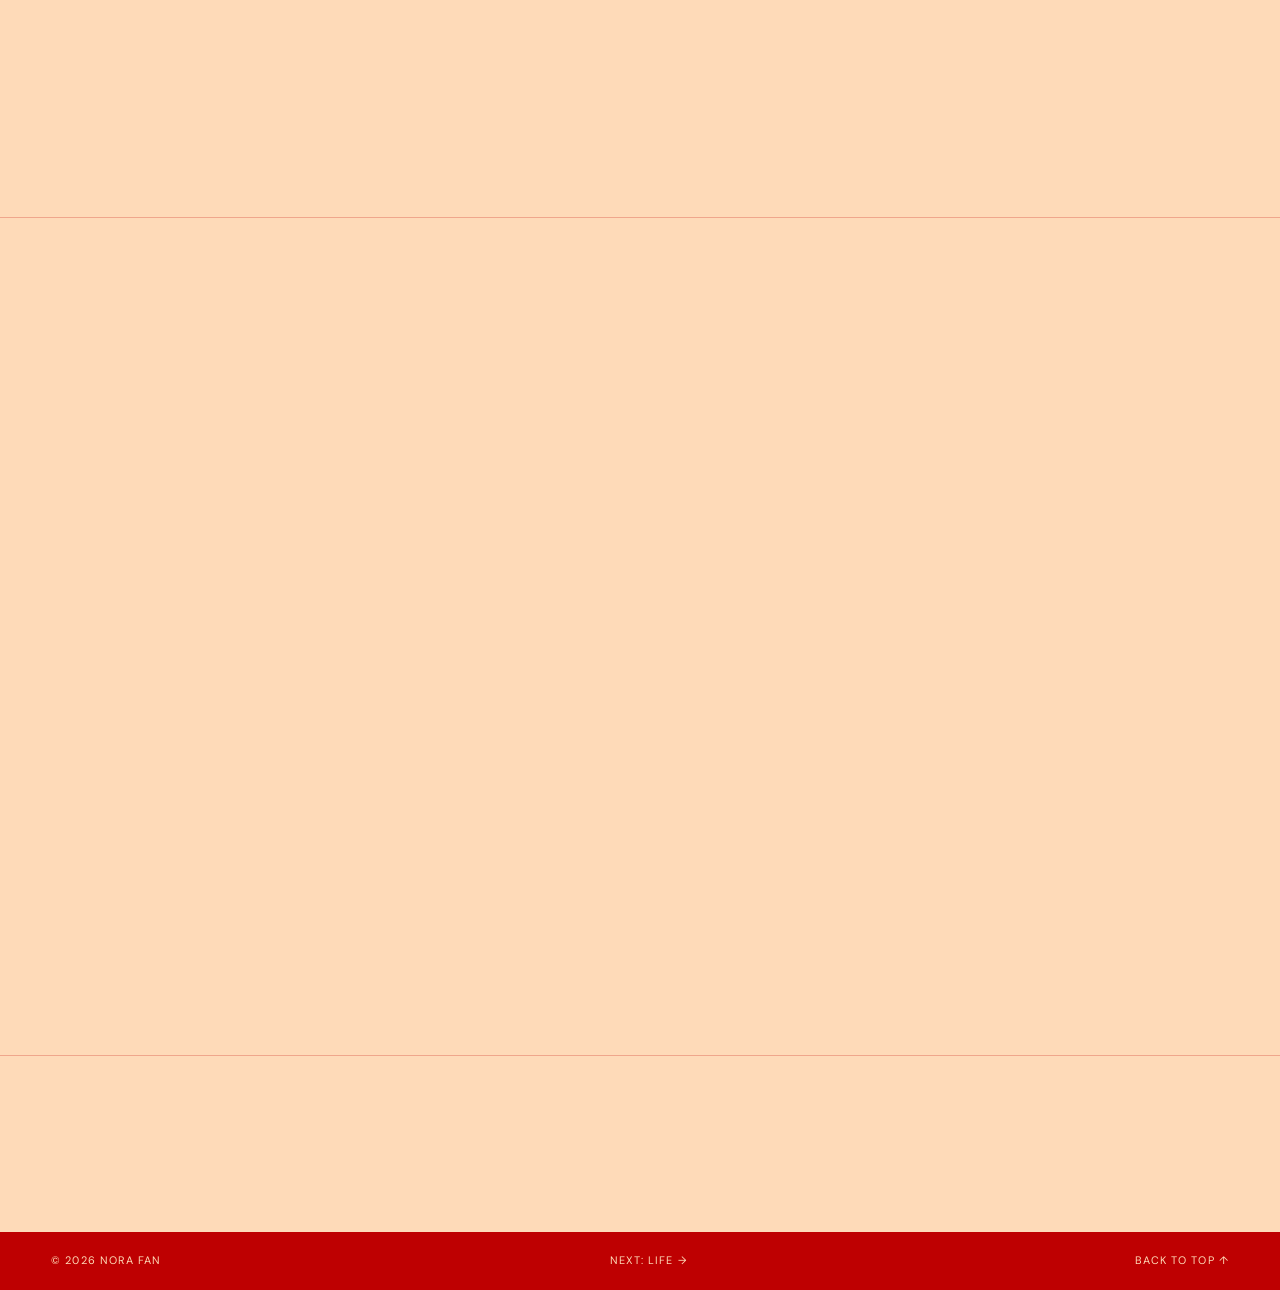
<file: professional.html>
<!doctype html><html lang="en"><head>
  <meta charset="UTF-8"><meta name="viewport" content="width=device-width, initial-scale=1.0"><meta name="description" content="Professional projects and capabilities of Nora Fan."><meta name="theme-color" content="#f5f0e9"><title>Professional — Nora Fan</title>
  <link rel="preconnect" href="https://fonts.googleapis.com"><link rel="preconnect" href="https://fonts.gstatic.com" crossorigin><link href="https://fonts.googleapis.com/css2?family=DM+Sans:wght@400;500;600&amp;family=Libre+Caslon+Display&amp;display=swap" rel="stylesheet"><link rel="stylesheet" href="style.css"><script src="script.js" defer></script>
</head><body class="page-professional"><a class="skip-link" href="#main">Skip to content</a>
<header class="site-header" data-header><a class="wordmark" href="index.html" aria-label="Nora Fan, home">NF<span>.</span></a><button class="menu-toggle" type="button" aria-expanded="false" aria-controls="site-nav"><span class="sr-only">Open navigation</span><span></span><span></span></button><nav id="site-nav" class="site-nav" aria-label="Primary navigation"><a href="index.html">Home</a><a href="academic.html">Academic</a><a href="professional.html" aria-current="page">Professional</a><a href="life.html">Life</a><a href="about.html">About</a></nav></header>
<main id="main"><section class="page-hero" id="top"><p class="hero-kicker reveal">02 / Professional</p><h1 class="reveal">Research translated<br>into <em>public value.</em></h1><p class="page-lede reveal">Strategy, communication and social-impact thinking for cultural and community contexts.</p></section>
<section class="section projects"><div class="section-label reveal"><span>01</span> Selected projects</div><div class="section-content"><h2 class="display-title reveal">Work across culture, audiences and impact.</h2><div class="project-grid"><article class="project-card reveal"><div class="project-top"><span>Culture / Strategy</span><span>01</span></div><h3>Heide Museum of Modern Art</h3><p>Marketing strategy and audience-focused thinking for a cultural institution.</p></article><article class="project-card reveal"><div class="project-top"><span>Performing Arts</span><span>02</span></div><h3>Bangarra Dance Theatre</h3><p>Research and strategic work at the intersection of culture, audiences and communication.</p></article><article class="project-card reveal"><div class="project-top"><span>Social Enterprise</span><span>03</span></div><h3>The Big Issue</h3><p>Exploring the relationship between social impact, enterprise models and public engagement.</p></article><article class="project-card reveal"><div class="project-top"><span>Food / Heritage</span><span>04</span></div><h3>She Ethnic Food Culture</h3><p>Cultural research connecting food practices, community memory and living heritage.</p></article></div><p class="content-note reveal">Detailed roles, methods and outcomes can be added when confirmed.</p></div></section>
<section class="section"><div class="section-label reveal"><span>02</span> Capabilities</div><div class="section-content experience-grid"><h2 class="display-title reveal">An interdisciplinary toolkit for complex questions.</h2><div class="skills reveal"><div><h3>Research</h3><p>Qualitative inquiry · Literature review · Policy analysis · Case study research</p></div><div><h3>Strategy</h3><p>Audience insight · Cultural strategy · Social impact thinking · Project communication</p></div><div><h3>Communication</h3><p>Research synthesis · Narrative development · Editorial writing · Presentations</p></div><div><h3>Contexts</h3><p>Social policy · Arts and culture · Creative industries · Cross-cultural research</p></div></div></div></section>
<section class="next-chapter"><p class="eyebrow reveal">Working together</p><h2 class="reveal">Have a project that needs<br><em>careful thinking?</em></h2><a class="button button-light reveal" href="about.html#contact">Start a conversation →</a></section></main>
<footer class="site-footer"><span>© <span data-year></span> Nora Fan</span><a href="life.html">Next: Life →</a><a href="#top">Back to top ↑</a></footer></body></html>
</file>
<file: style.css>
:root{--pink:#F3A4AC;--blue:#84BECA;--red:#EF4067;--peach:#FEDAB8;--deep:#BE0001;--cream:#FEDAB8;--ink:#BE0001;--muted:#8d3443;--line:rgba(190,0,1,.24);--serif:"Libre Caslon Display","Noto Serif SC",Georgia,serif;--sans:"DM Sans",Arial,sans-serif;--gutter:clamp(1.2rem,4vw,4.5rem)}*{box-sizing:border-box}html{scroll-behavior:smooth}body{margin:0;background:var(--cream);color:var(--ink);font-family:var(--sans);line-height:1.65;text-rendering:optimizeLegibility}body::before{content:"";position:fixed;inset:0;pointer-events:none;opacity:.12;background-image:radial-gradient(rgba(58,27,36,.2) .45px,transparent .45px);background-size:4px 4px;z-index:10}a{color:inherit}[hidden]{display:none!important}.lang-zh{display:none}html[lang="zh-CN"] .lang-en{display:none}html[lang="zh-CN"] .lang-zh{display:inline}html[lang="zh-CN"] h1,html[lang="zh-CN"] h2,html[lang="zh-CN"] h3{font-family:"Noto Serif SC",var(--serif)}.sr-only{position:absolute;width:1px;height:1px;overflow:hidden;clip:rect(0,0,0,0)}.skip-link{position:fixed;top:-5rem;left:1rem;z-index:100;background:var(--ink);color:white;padding:.7rem 1rem}.skip-link:focus{top:1rem}.site-header{position:fixed;top:0;z-index:20;width:100%;min-height:74px;padding:0 var(--gutter);display:flex;align-items:center;gap:2rem;border-bottom:1px solid transparent;transition:.25s}.site-header.is-scrolled{background:rgba(254,218,184,.94);backdrop-filter:blur(12px);border-color:var(--line)}.wordmark{font:2rem/1 var(--serif);text-decoration:none}.wordmark span{color:var(--deep)}.site-nav{display:flex;gap:clamp(.8rem,2vw,2rem);margin-left:auto}.site-nav a{font-size:.7rem;letter-spacing:.11em;text-decoration:none;text-transform:uppercase}.site-nav a:hover,.site-nav a[aria-current="page"]{color:var(--deep);text-decoration:underline;text-underline-offset:.45em}.language-toggle{border:1px solid var(--ink);border-radius:2rem;background:transparent;padding:.45rem .8rem;font:600 .68rem var(--sans);cursor:pointer}.language-toggle:hover{background:var(--ink);color:var(--cream)}.menu-toggle{display:none;border:0;background:none}.menu-toggle>span:not(.sr-only){display:block;width:24px;height:1px;margin:6px 0;background:var(--ink)}.platform-hero,.page-hero{min-height:86svh;padding:clamp(8rem,16vh,11rem) var(--gutter) clamp(3rem,7vw,6rem);display:flex;flex-direction:column;justify-content:space-between;border-bottom:1px solid var(--line)}.platform-hero{background:var(--pink)}.hero-kicker,.eyebrow{color:var(--deep);font-size:.72rem;letter-spacing:.14em;text-transform:uppercase}.platform-hero h1,.page-hero h1{max-width:1250px;margin:3rem 0;font:clamp(4rem,9vw,10rem)/.88 var(--serif);letter-spacing:-.05em}.platform-hero h1 em,.page-hero h1 em,.contact h2 em{color:var(--deep);font-weight:400}.platform-intro{width:min(100%,760px);margin-left:auto;display:flex;justify-content:space-between;gap:2rem;align-items:end}.platform-intro p,.page-lede{max-width:620px;margin:0;font-size:clamp(1rem,1.5vw,1.3rem)}.platform-intro>span{font-size:.7rem;text-transform:uppercase;letter-spacing:.1em;white-space:nowrap}.page-lede{margin-left:auto}.worlds{display:grid;grid-template-columns:repeat(3,1fr)}.world-card{min-height:72svh;padding:clamp(1.5rem,3vw,3rem);display:flex;flex-direction:column;text-decoration:none;border-right:1px solid var(--line);transition:transform .3s}.world-card:hover{transform:translateY(-8px)}.world-number,.world-label,.world-enter{font-size:.68rem;letter-spacing:.12em;text-transform:uppercase}.world-label{margin-top:1rem;color:var(--deep)}.world-card h2{margin:auto 0 1.5rem;font:clamp(2.7rem,4.3vw,5rem)/.96 var(--serif)}.world-card p{max-width:390px}.world-enter{display:flex;justify-content:space-between;padding-top:1.5rem;margin-top:2rem;border-top:1px solid}.world-enter b{font:1.4rem var(--serif)}.world-academic{background:var(--blue)}.world-experience{background:var(--red);color:var(--cream)}.world-experience .world-label{color:var(--peach)}.world-life{background:var(--peach)}.page-academic .page-hero{background:var(--blue)}.page-experience .page-hero{background:var(--red);color:var(--cream)}.page-experience .page-hero .hero-kicker,.page-experience .page-hero em{color:var(--peach)}.page-life .page-hero{background:var(--peach)}.section{display:grid;grid-template-columns:minmax(150px,1fr) minmax(0,4fr);gap:clamp(2rem,5vw,7rem);padding:clamp(5rem,10vw,10rem) var(--gutter);border-bottom:1px solid var(--line)}.section-label{color:var(--muted);font-size:.7rem;letter-spacing:.13em;text-transform:uppercase}.section-label>span:first-child{color:var(--deep);margin-right:.7rem}.section-content{min-width:0}.display-title{max-width:1000px;margin:0 0 clamp(3rem,6vw,6rem);font:clamp(2.6rem,5vw,6rem)/1 var(--serif)}.about-grid{display:grid;grid-template-columns:1.5fr 1fr;gap:clamp(3rem,7vw,8rem)}.body-copy{max-width:620px}.education-section{background:var(--peach)}.timeline{border-top:1px solid var(--line)}.timeline-item{display:grid;grid-template-columns:minmax(160px,.7fr) 2fr;gap:2rem;padding:2.5rem 0;border-bottom:1px solid var(--line)}.timeline-item time{color:var(--deep);font-size:.75rem;letter-spacing:.1em}.timeline-item h2{margin:0;font:clamp(2rem,4vw,4.5rem)/1 var(--serif)}.timeline-item p{margin:.8rem 0 0;color:var(--muted)}.interests{background:var(--pink)}.interest-list{list-style:none;margin:0;padding:0}.interest-list li{display:grid;grid-template-columns:65px 1.2fr 1fr;gap:2rem;align-items:baseline;padding:2rem 0;border-top:1px solid var(--line)}.interest-list li:last-child{border-bottom:1px solid var(--line)}.item-number{color:var(--deep);font:1.5rem var(--serif)}.interest-list h3{margin:0;font:clamp(1.8rem,3vw,3.5rem)/1.1 var(--serif)}.interest-list p{margin:0;color:var(--muted)}.research-list{border-top:1px solid var(--line)}.research-card{padding:clamp(2rem,5vw,4.5rem) 0;border-bottom:1px solid var(--line)}.research-meta{display:flex;justify-content:space-between;color:var(--deep);font-size:.68rem;letter-spacing:.1em;text-transform:uppercase}.research-card h3{max-width:920px;margin:1.5rem 0;font:clamp(2rem,4vw,4.5rem)/1 var(--serif)}.research-card p{max-width:650px;margin-left:auto;color:var(--muted)}.project-stories{padding:clamp(4rem,8vw,8rem) var(--gutter);background:var(--cream)}.story-card{display:grid;grid-template-columns:1fr 1.1fr;min-height:480px;margin-bottom:2rem}.story-visual{padding:2rem;display:flex;flex-direction:column;justify-content:space-between}.story-visual span{font-size:.68rem;letter-spacing:.12em}.story-visual strong{font:clamp(3rem,6vw,7rem)/.85 var(--serif)}.story-copy{padding:clamp(2rem,5vw,5rem);display:flex;flex-direction:column;justify-content:center;background:var(--pink)}.story-copy h2{margin:1rem 0 2rem;font:clamp(2.5rem,4.5vw,5.5rem)/1 var(--serif)}.story-copy p:last-child{max-width:650px}.story-blue .story-visual{background:var(--blue)}.story-peach .story-visual{background:var(--peach)}.interest-wall{display:grid;grid-template-columns:repeat(3,1fr)}.hobby{min-height:330px;padding:2rem;display:flex;flex-direction:column;justify-content:space-between;border-right:1px solid var(--line);border-bottom:1px solid var(--line)}.hobby span{font-size:.7rem}.hobby h2{margin:0;font:clamp(2.5rem,4vw,4.5rem)/1 var(--serif)}.hobby-pink{background:var(--pink)}.hobby-blue{background:var(--blue)}.hobby-red{background:var(--red);color:white}.hobby-peach{background:var(--peach)}.hobby-deep{background:var(--deep);color:white}.hobby-sun{background:#ffd45e}.about-portrait{min-height:100svh;padding:7rem var(--gutter) 4rem;display:grid;grid-template-columns:1.1fr 1fr;gap:clamp(2rem,6vw,7rem);align-items:center;background:var(--pink)}.portrait-frame{height:min(75vh,760px);overflow:hidden;border:1px solid var(--ink);box-shadow:18px 18px 0 var(--blue)}.portrait-frame img{width:100%;height:100%;object-fit:cover}.portrait-copy h1{margin:2rem 0;font:clamp(5rem,11vw,12rem)/.75 var(--serif)}.portrait-copy h1 em{color:var(--deep);font-weight:400}.portrait-copy>p:last-child{max-width:470px;font-size:1.15rem}.bio-section{background:var(--peach)}.facts>div{display:grid;grid-template-columns:1fr 2fr;gap:2rem;padding:1.5rem 0;border-top:1px solid var(--line)}.facts>div:last-child{border-bottom:1px solid var(--line)}.facts span{color:var(--muted)}.facts strong{font-weight:500}.bio-copy{max-width:800px;margin:4rem 0 0 auto;font:clamp(1.5rem,2.5vw,2.5rem)/1.3 var(--serif)}.contact{min-height:80svh;padding:clamp(5rem,10vw,9rem) var(--gutter);background:var(--deep);color:var(--cream)}.contact .section-label,.contact .eyebrow{color:var(--peach)}.contact-main{margin-top:clamp(4rem,10vw,9rem)}.contact h2{margin:1.5rem 0 5rem;font:clamp(4rem,9vw,10rem)/.88 var(--serif)}.contact h2 em{color:var(--pink)}.contact-links{display:flex;flex-wrap:wrap;gap:1rem 3rem;padding-top:1.5rem;border-top:1px solid rgba(255,255,255,.4);text-transform:uppercase;font-size:.75rem;letter-spacing:.1em}.contact-links a{text-decoration:none}.site-footer{padding:1.25rem var(--gutter);display:flex;justify-content:space-between;gap:1rem;background:var(--ink);color:var(--cream);font-size:.68rem;letter-spacing:.1em;text-transform:uppercase}.site-footer a{text-decoration:none}.content-note{color:var(--deep);font-size:.8rem}.reveal{opacity:0;transform:translateY(18px);transition:opacity .7s,transform .7s}.reveal.is-visible{opacity:1;transform:none}@media(max-width:820px){.menu-toggle{display:block;z-index:2;margin-left:auto}.site-nav{position:fixed;inset:0;padding:8rem var(--gutter);background:var(--cream);flex-direction:column;gap:1.5rem;transform:translateY(-105%);transition:.3s}.site-nav a{font:2.2rem var(--serif);text-transform:none}.site-header.menu-open .site-nav{transform:none}.language-toggle{z-index:2}.worlds,.interest-wall{grid-template-columns:1fr}.world-card{min-height:520px}.section{grid-template-columns:1fr}.about-grid{grid-template-columns:1fr}.interest-list li{grid-template-columns:45px 1fr}.interest-list p{grid-column:2}.story-card{grid-template-columns:1fr}.story-visual{min-height:400px}.about-portrait{grid-template-columns:1fr;padding-top:7rem}.portrait-frame{height:65vh}.facts>div{grid-template-columns:1fr}.timeline-item{grid-template-columns:1fr}.platform-intro{margin-left:0;align-items:start;flex-direction:column}}@media(max-width:560px){.platform-hero,.page-hero{min-height:78svh}.platform-hero h1,.page-hero h1{font-size:clamp(3.6rem,16vw,6rem)}.site-footer{flex-direction:column}.language-toggle{padding:.35rem .6rem}.portrait-frame{height:55vh}.research-meta{flex-direction:column;gap:.5rem}}@media(prefers-reduced-motion:reduce){html{scroll-behavior:auto}*,*:before,*:after{transition-duration:.01ms!important}.reveal{opacity:1;transform:none}}
</file>
